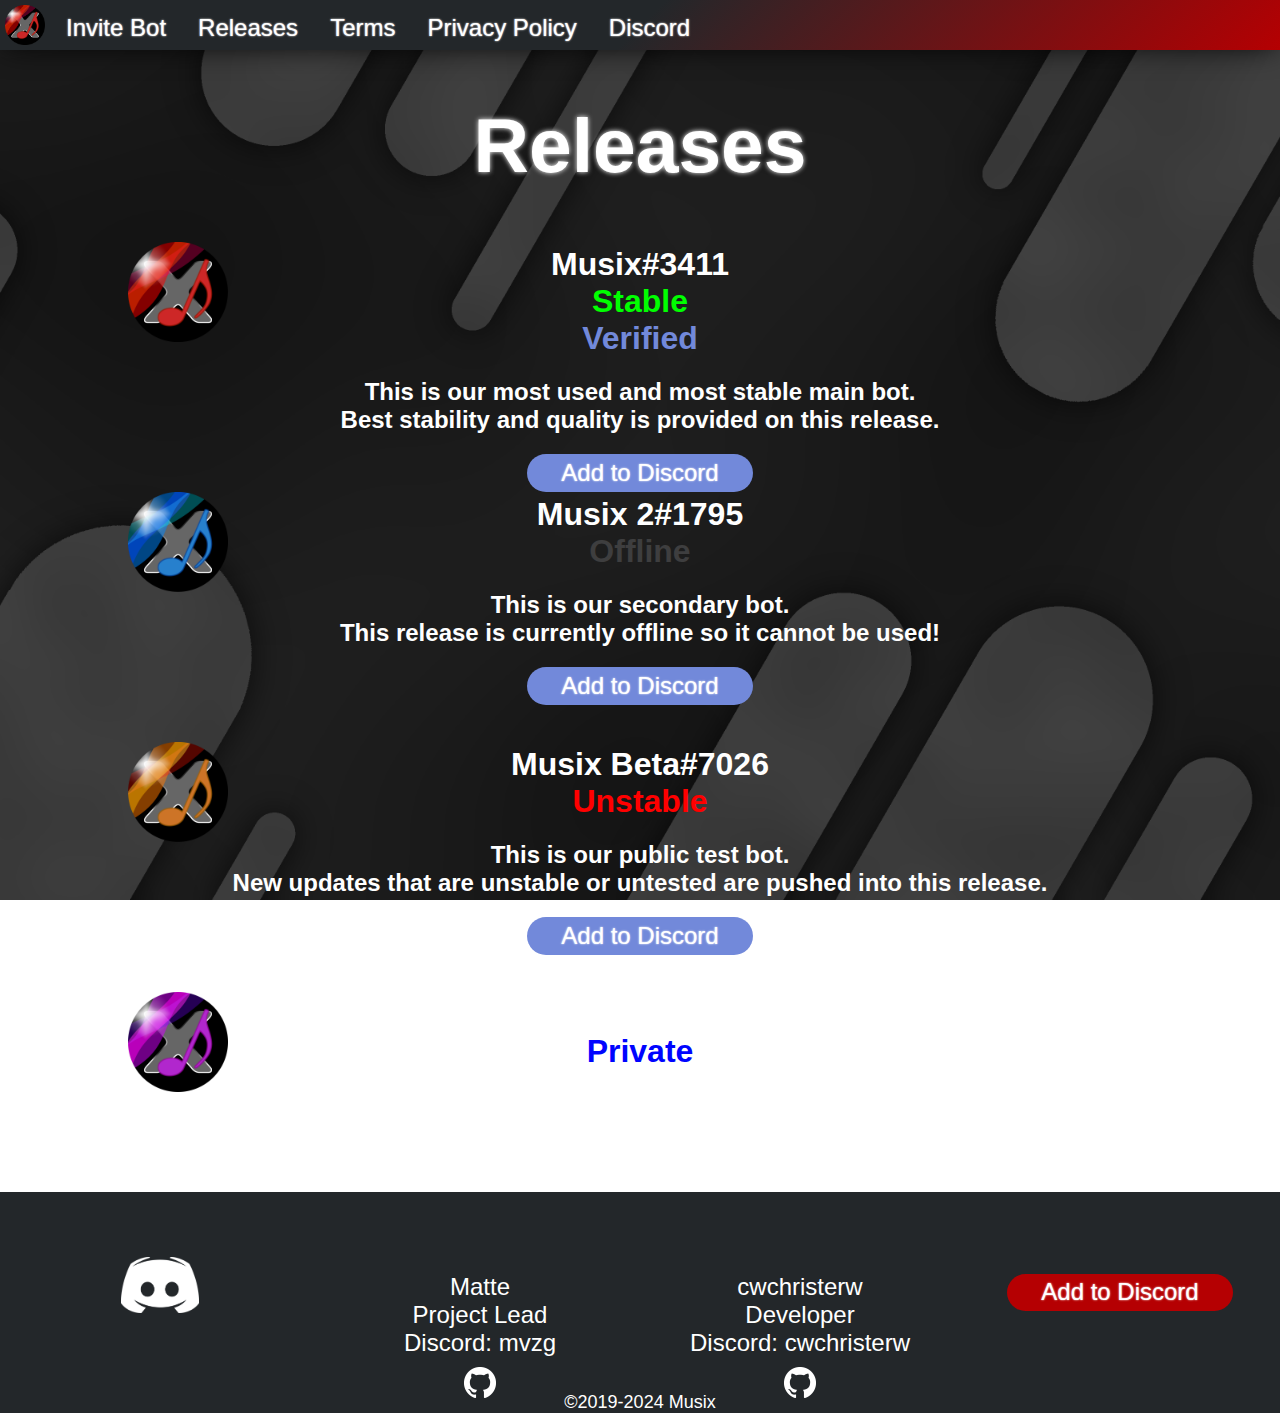
<file: releases.html>
<!DOCTYPE html>
<html lang="en">
  <head>
    <title>Musix - Releases</title>
    <meta charset="UTF-8" />
    <link  href="https://fonts.googleapis.com/css?family=Ubuntu:300,300i,400,400i,500,500i,700,700i&display=swap" rel="stylesheet" />
    <link rel="stylesheet" href="./public/css/releases.css" />
    <link rel="stylesheet" href="./public/css/nav.css" />
    <link rel="stylesheet" href="./public/css/footer.css" />
  </head>

  <body>
    <header>
      <nav id="nav">
        <div id="navLogo">
          <a href="./"></a>
        </div>
        <div class="dropdown">
          <button class="dropbtn">Menu</button>
          <div class="dropdown-content">
            <a href="https://discord.com/api/oauth2/authorize?client_id=607266889537945605&permissions=3427328&scope=bot%20applications.commands" target="_blank">Invite Bot</a>
            <a href="./releases">Releases</a>
            <a href="./terms">Terms</a>
            <a href="./privacy-policy">Privacy Policy</a>
            <a href="https://discord.gg/rvHuJt" target="_blank">Discord</a>
          </div>
        </div>
      </nav>

      <h1>Releases</h1>
    </header>
    <div class="release">
      <img src="./public/images/logos/musix.png" />
      <h1>
        Musix#3411
        <div id="stable">Stable</div>
        <div id="verified">Verified</div>
      </h1>
      <h2>
        This is our most used and most stable main bot. <br>Best stability and
        quality is provided on this release.
      </h2>
      <div id="invite">
        <button>
          <a
            href="https://discord.com/api/oauth2/authorize?client_id=607266889537945605&permissions=3427328&scope=bot%20applications.commands"
            >Add to Discord</a
          >
        </button>
      </div>
    </div>
    <div class="release">
      <img src="./public/images/logos/musix-2.png" />
      <h1>
        Musix 2#1795
        <div id="offline">Offline</div>
      </h1>
      <h2>
        This is our secondary bot.<br>This release is currently offline so it
        cannot be used!
      </h2>
      <div id="invite">
        <button>
          <a
            href="https://discord.com/api/oauth2/authorize?client_id=727669741618987139&permissions=3427328&scope=bot%20applications.commands"
            >Add to Discord</a
          >
        </button>
      </div>
    </div>
    <div class="release">
      <img src="./public/images/logos/musix-beta.png" />
      <h1>
        Musix Beta#7026
        <div id="unstable">Unstable</div>
      </h1>
      <h2>
        This is our public test bot.<br>New updates that are unstable or
        untested are pushed into this release.
      </h2>
      <div id="invite">
        <button>
          <a
            href="https://discord.com/api/oauth2/authorize?client_id=649252971690983446&permissions=3427328&scope=bot%20applications.commands"
            >Add to Discord</a
          >
        </button>
      </div>
    </div>
    <div class="release">
      <img src="./public/images/logos/musix-dev.png" />
      <h1>
        Musix Dev#3406
        <div id="private">Private</div>
      </h1>
      <h2>
        This is our private development bot.<br>This realease is not available
        for public!
      </h2>
    </div>
    <footer>
      <div class="footerItem">
        <div class="footerDiscordLogo">
          <a href="https://discord.gg/rvHuJtB" target="_blank"></a>
        </div>
      </div>
      <div class="footerItem">
        <br><br>Matte<br>Project Lead<br>Discord: mvzg
        <div class="footerGithubLogo">
          <a href="https://github.com/MatteZ02" target="_blank"></a>
        </div>
      </div>
      <div class="footerItem">
        <br><br>cwchristerw<br>Developer<br>Discord: cwchristerw
        <div class="footerGithubLogo">
          <a href="https://github.com/cwchristerw" target="_blank"></a>
        </div>
      </div>
      <div class="footerItem">
        <button id="footerInvite">
          <a
            href="https://discord.com/api/oauth2/authorize?client_id=607266889537945605&permissions=3427328&scope=bot%20applications.commands"
            target="_blank"
            >Add to Discord</a
          >
        </button>
      </div>
    </footer>
    <div class="underFooter">
        ©2019-2024 Musix
    </div>
  </body>
</html>
</file>
<file: public/css/releases.css>
@import "./master.css";

.release {
    margin-top: 50px;
    margin-left: 10%;
    height: 200px;
    width: 80%;
}

.release img {
    height: 100px;
    width: 100px;
}

.release h1 {
    margin-top: -100px;
    text-align: center;
}

.release h1 #stable {
    color: rgb(0, 255, 0);
}

.release h1 #unstable {
    color: rgb(255, 0, 0);
}

.release h1 #private {
    color: rgb(0, 4, 255);
}

.release h1 #offline {
    color: rgb(62, 62, 63);
}

.release h1 #verified {
    color: var(--light-blue);
}

.release h2 {
    text-align: center;
}

.release #invite {
    text-align: center;
}

.release #invite button {
    width: 6cm;
    height: 1cm;
    border-radius: 20px;
    background-color: var(--light-blue);
    text-align: center;
    transition: 0.3s;
    border: none;
}

.release #invite button a {
    font-size: x-large;
    color: white;
    text-shadow: 0 0 2px white;
    text-decoration: none;
    padding: 14px 16px;
}

.release #invite button:hover {
    transform: scale(1.1);
}
</file>
<file: public/css/nav.css>
@import "./styling.css";

#navLogo {
  margin-top: 5px;
  margin-left: 5px;
  margin-right: 5px;
  width: 40px;
  height: 40px;
  background-image: url("../images/logos/musix.png");
  background-size: cover;
  background-repeat: no-repeat;
  background-position: center;
  float: left;
}

nav {
  float: top;
  background: linear-gradient(
    135deg,
    var(--dark-grey) 50%,
    var(--main-accent) 100%
  );
  width: 100%;
  height: 50px;
  box-shadow: 0 0 30px -5px black;
}

nav a {
  transition: 0.4s;
  float: left;
  padding: 14px 16px;
  font-size: x-large;
  text-shadow: 0 0 2px white;
}

nav a:visited {
  color: rgb(255, 255, 255);
  text-decoration: none;
  background-color: transparent;
}

nav a:link {
  color: rgb(255, 255, 255);
  text-decoration: none;
  background-color: transparent;
}

nav a:active {
  color: rgb(255, 255, 255);
  text-decoration: none;
  background-color: transparent;
}

nav a:hover {
  color: rgb(255, 255, 255);
  background-color: transparent;
  text-decoration: underline;
  background-color: var(--main-accent);
}

#navLogo a:hover {
  background-color: transparent;
}

.dropbtn {
  font-size: x-large;
  float: right;
  background-color: transparent;
  color: transparent;
  border: none;
}

@media (max-width: 1000px) {
  nav {
    float: none;
    width: none;
    height: none;
    overflow: hidden;
  }

  nav a {
    float: left;
    padding: 14px 16px;
  }

  .dropbtn {
    text-shadow: 0 0 4px white;
  }

  .dropdown {
    float: left;
    overflow: hidden;
  }

  .dropdown .dropbtn {
    font-size: 16px;
    border: none;
    outline: none;
    color: white;
    padding: 14px 16px;
    background-color: inherit;
    font-family: inherit;
    margin: 0;
  }

  nav a:hover,
  .dropdown:hover .dropbtn {
    background-color: var(---main-accent);
  }

  .dropdown-content {
    display: none;
    position: absolute;
    background-image: url("../images/backgrouds/background.png");
    min-width: 160px;
    box-shadow: 0px 8px 16px 0px rgba(0, 0, 0, 0.2);
    z-index: 1;
  }

  .dropdown-content a {
    float: none;
    color: var(--main-grey);
    padding: 12px 16px;
    text-decoration: none;
    display: block;
    text-align: left;
    transition: 0.4s;
  }

  .dropdown-content a:hover {
    background-color: var(--main-accent);
  }

  .dropdown:hover .dropdown-content {
    display: block;
  }
}
</file>
<file: public/css/footer.css>
footer {
  background-color: var(--dark-grey);
  width: 100%;
  height: 200px;
  justify-content: space-evenly;
  display: flex;
  flex-direction: row;
  flex-wrap: wrap;
}

.underFooter {
  background-color: var(--dark-grey);
  font-size: large;
  text-align: center;
}

.footerItem {
  width: 25%;
  height: 150px;
  margin-top: 25px;
  display: flex;
  flex-direction: column;
  align-items: center;
  font-size: x-large;
  text-align: center;
}

.footerDiscordLogo {
  margin-top: 40px;
  width: 78.15px;
  height: 56.225px;
  background-image: url("../images/logos/discord.png");
  background-size: cover;
  background-repeat: no-repeat;
  background-position: center;
}

.footerDiscordLogo a {
  float: left;
  text-align: center;
  background-color: transparent;
  color: transparent;
  padding-left: 25px;
  padding-right: 55px;
  padding-bottom: 55px;
}

.footerGithubLogo {
  margin-top: 10px;
  width: 32px;
  height: 32px;
  background-image: url("../images/logos/github.png");
  background-size: cover;
  background-repeat: no-repeat;
  background-position: center;
}

.footerGithubLogo a {
  float: left;
  text-align: center;
  background-color: transparent;
  color: transparent;
  padding: 16px;
}

#footerInvite {
  margin-top: 1.5cm;
  width: 6cm;
  height: 1cm;
  border-radius: 20px;
  background-color: var(--main-accent);
  text-align: center;
  transition: 0.3s;
  border: none;
}

#footerInvite a {
  font-size: x-large;
  color: white;
  text-shadow: 0 0 2px white;
  text-decoration: none;
  padding: 14px 16px;
}
</file>
